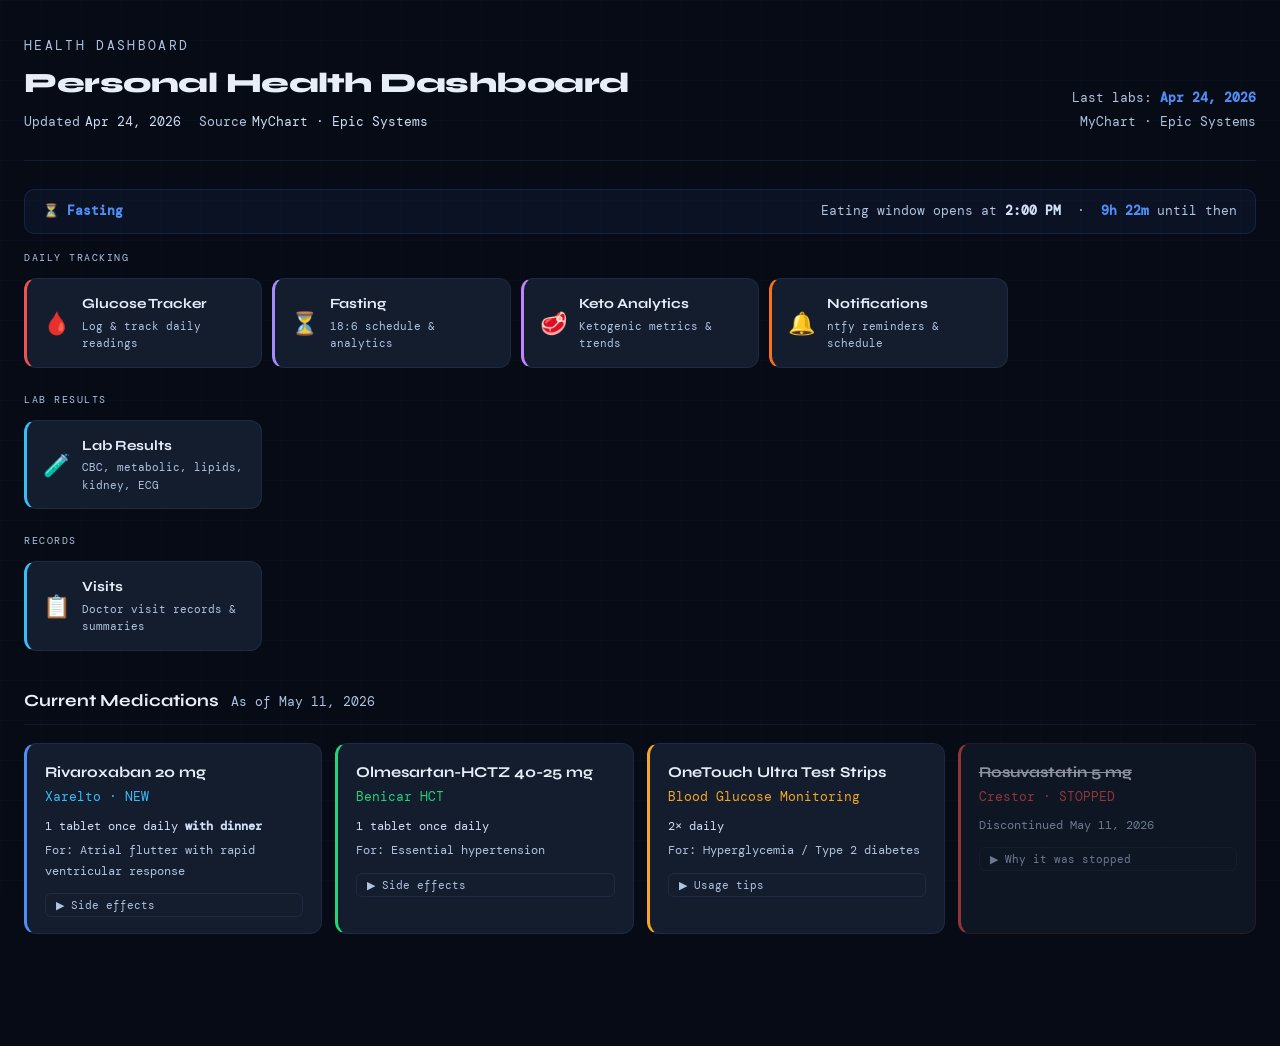
<file: index.html>
<!DOCTYPE html>
<html lang="en">
<head>
<meta charset="UTF-8">
<meta name="viewport" content="width=device-width, initial-scale=1.0">
<meta name="robots" content="noindex, nofollow">
<title>MBHealth — Personal Health Dashboard</title>
<link rel="preconnect" href="https://fonts.googleapis.com">
<link href="https://fonts.googleapis.com/css2?family=DM+Mono:wght@300;400;500&family=Syne:wght@400;600;700;800&family=Inter:wght@300;400;500&display=swap" rel="stylesheet">
<link rel="stylesheet" href="shared.css">
</head>
<body>
<div class="wrap">

<!-- HEADER -->
<header>
  <div>
    <div class="pt-label">Health Dashboard</div>
    <div class="pt-name">Personal Health Dashboard</div>
    <div class="pt-meta">
      <span><em>Updated</em>Apr 24, 2026</span>
      <span><em>Source</em>MyChart · Epic Systems</span>
    </div>
  </div>
  <div class="hdr-right">
    <div class="updated">Last labs: <strong>Apr 24, 2026</strong></div>
    <div class="updated" style="margin-top:3px">MyChart · Epic Systems</div>
  </div>
</header>

<!-- FASTING BANNER -->
<div id="fasting-banner" style="border-radius:10px;padding:11px 18px;margin-bottom:16px;display:flex;align-items:center;justify-content:space-between;flex-wrap:wrap;gap:8px;font-family:'DM Mono',monospace;font-size:13px;transition:background .5s;"></div>

<!-- NAV GRID -->
<div style="margin-bottom:36px;">

  <div style="font-family:'DM Mono',monospace;font-size:10px;letter-spacing:.15em;text-transform:uppercase;color:var(--text3);margin-bottom:12px;">Daily Tracking</div>
  <div style="display:grid;grid-template-columns:repeat(auto-fill,minmax(200px,1fr));gap:10px;margin-bottom:24px;">
    <a href="glucose.html"       class="home-nav-btn" style="border-left-color:#f05252;"><span class="home-nav-icon">🩸</span><div><div class="home-nav-title">Glucose Tracker</div><div class="home-nav-sub">Log &amp; track daily readings</div></div></a>
    <a href="fasting.html"       class="home-nav-btn" style="border-left-color:#a78bfa;"><span class="home-nav-icon">⏳</span><div><div class="home-nav-title">Fasting</div><div class="home-nav-sub">18:6 schedule &amp; analytics</div></div></a>
    <a href="keto.html"          class="home-nav-btn" style="border-left-color:#c084fc;"><span class="home-nav-icon">🥩</span><div><div class="home-nav-title">Keto Analytics</div><div class="home-nav-sub">Ketogenic metrics &amp; trends</div></div></a>
    <a href="notifications.html" class="home-nav-btn" style="border-left-color:#f97316;"><span class="home-nav-icon">🔔</span><div><div class="home-nav-title">Notifications</div><div class="home-nav-sub">ntfy reminders &amp; schedule</div></div></a>
  </div>

  <div style="font-family:'DM Mono',monospace;font-size:10px;letter-spacing:.15em;text-transform:uppercase;color:var(--text3);margin-bottom:12px;">Lab Results</div>
  <div style="display:grid;grid-template-columns:repeat(auto-fill,minmax(200px,1fr));gap:10px;margin-bottom:24px;">
    <a href="labs.html" class="home-nav-btn" style="border-left-color:#38bdf8;"><span class="home-nav-icon">🧪</span><div><div class="home-nav-title">Lab Results</div><div class="home-nav-sub">CBC, metabolic, lipids, kidney, ECG</div></div></a>
  </div>

  <div style="font-family:'DM Mono',monospace;font-size:10px;letter-spacing:.15em;text-transform:uppercase;color:var(--text3);margin-bottom:12px;">Records</div>
  <div style="display:grid;grid-template-columns:repeat(auto-fill,minmax(200px,1fr));gap:10px;">
    <a href="visits.html" class="home-nav-btn" style="border-left-color:#38bdf8;"><span class="home-nav-icon">📋</span><div><div class="home-nav-title">Visits</div><div class="home-nav-sub">Doctor visit records &amp; summaries</div></div></a>
  </div>
</div>

<!-- MEDICATIONS -->
<div class="sec-hdr"><div class="sec-title">Current Medications</div><div class="sec-sub">As of May 11, 2026</div></div>
<div style="display:grid;grid-template-columns:repeat(auto-fill,minmax(280px,1fr));gap:13px;margin-bottom:32px;">

  <!-- Rivaroxaban -->
  <div style="background:var(--surface);border:1px solid var(--border);border-left:3px solid var(--blue);border-radius:12px;padding:16px 18px;">
    <div style="font-family:'Syne',sans-serif;font-size:15px;font-weight:700;margin-bottom:3px;">Rivaroxaban 20 mg</div>
    <div style="font-family:'DM Mono',monospace;font-size:13px;color:#38bdf8;margin-bottom:8px;">Xarelto · NEW</div>
    <div style="font-family:'DM Mono',monospace;font-size:12px;color:var(--text2);line-height:1.7;">
      <div>1 tablet once daily <strong>with dinner</strong></div>
      <div style="color:var(--text3);margin-top:4px;">For: Atrial flutter with rapid ventricular response</div>
    </div>
    <button onclick="medToggle(this)" style="margin-top:12px;background:none;border:1px solid var(--border);border-radius:6px;padding:4px 10px;font-family:'DM Mono',monospace;font-size:11px;color:var(--text3);cursor:pointer;width:100%;text-align:left;">▶ Side effects</button>
    <div style="display:none;margin-top:10px;padding-top:10px;border-top:1px solid var(--border);font-family:'DM Mono',monospace;font-size:12px;line-height:1.8;">
      <div style="color:var(--red);font-weight:600;margin-bottom:6px;">⚠ Serious</div>
      <div style="color:var(--text2);">· Bleeding risk — cuts take longer to stop</div>
      <div style="color:var(--text2);">· Internal bleeding (stomach, intestinal)</div>
      <div style="color:var(--text2);">· Spinal bleeding if you have epidurals</div>
      <div style="color:var(--amber);font-weight:600;margin:8px 0 6px;">~ Common</div>
      <div style="color:var(--text2);">· Bruising more easily</div>
      <div style="color:var(--text2);">· Nausea, stomach upset</div>
      <div style="color:var(--text2);">· Muscle pain or weakness</div>
      <div style="color:var(--text3);margin-top:8px;font-size:11px;">⚕ Tell your doctor about any unusual bleeding, blood in urine/stool, or prolonged bleeding from cuts.</div>
    </div>
  </div>

  <!-- Benicar HCT -->
  <div style="background:var(--surface);border:1px solid var(--border);border-left:3px solid var(--green);border-radius:12px;padding:16px 18px;">
    <div style="font-family:'Syne',sans-serif;font-size:15px;font-weight:700;margin-bottom:3px;">Olmesartan-HCTZ 40-25 mg</div>
    <div style="font-family:'DM Mono',monospace;font-size:13px;color:var(--green);margin-bottom:8px;">Benicar HCT</div>
    <div style="font-family:'DM Mono',monospace;font-size:12px;color:var(--text2);line-height:1.7;">
      <div>1 tablet once daily</div>
      <div style="color:var(--text3);margin-top:4px;">For: Essential hypertension</div>
    </div>
    <button onclick="medToggle(this)" style="margin-top:12px;background:none;border:1px solid var(--border);border-radius:6px;padding:4px 10px;font-family:'DM Mono',monospace;font-size:11px;color:var(--text3);cursor:pointer;width:100%;text-align:left;">▶ Side effects</button>
    <div style="display:none;margin-top:10px;padding-top:10px;border-top:1px solid var(--border);font-family:'DM Mono',monospace;font-size:12px;line-height:1.8;">
      <div style="color:var(--red);font-weight:600;margin-bottom:6px;">⚠ Serious</div>
      <div style="color:var(--text2);">· Severe diarrhea / weight loss (olmesartan enteropathy — rare)</div>
      <div style="color:var(--text2);">· Kidney function decline</div>
      <div style="color:var(--text2);">· Low potassium (muscle cramps, weakness)</div>
      <div style="color:var(--amber);font-weight:600;margin:8px 0 6px;">~ Common</div>
      <div style="color:var(--text2);">· Dizziness, lightheadedness (esp. standing up)</div>
      <div style="color:var(--text2);">· Increased urination (HCTZ diuretic effect)</div>
      <div style="color:var(--text2);">· Elevated blood sugar — relevant given your diabetes</div>
      <div style="color:var(--text2);">· Sensitivity to sunlight</div>
      <div style="color:var(--text3);margin-top:8px;font-size:11px;">⚕ HCTZ can raise glucose — monitor readings closely on carnivore/fasting.</div>
    </div>
  </div>

  <!-- OneTouch -->
  <div style="background:var(--surface);border:1px solid var(--border);border-left:3px solid var(--amber);border-radius:12px;padding:16px 18px;">
    <div style="font-family:'Syne',sans-serif;font-size:15px;font-weight:700;margin-bottom:3px;">OneTouch Ultra Test Strips</div>
    <div style="font-family:'DM Mono',monospace;font-size:13px;color:var(--amber);margin-bottom:8px;">Blood Glucose Monitoring</div>
    <div style="font-family:'DM Mono',monospace;font-size:12px;color:var(--text2);line-height:1.7;">
      <div>2× daily</div>
      <div style="color:var(--text3);margin-top:4px;">For: Hyperglycemia / Type 2 diabetes</div>
    </div>
    <button onclick="medToggle(this)" style="margin-top:12px;background:none;border:1px solid var(--border);border-radius:6px;padding:4px 10px;font-family:'DM Mono',monospace;font-size:11px;color:var(--text3);cursor:pointer;width:100%;text-align:left;">▶ Usage tips</button>
    <div style="display:none;margin-top:10px;padding-top:10px;border-top:1px solid var(--border);font-family:'DM Mono',monospace;font-size:12px;line-height:1.8;">
      <div style="color:var(--green);font-weight:600;margin-bottom:6px;">✓ No side effects (device)</div>
      <div style="color:var(--text2);">· Test fasting in the morning before eating</div>
      <div style="color:var(--text2);">· Test post-meal 1–2 hrs after eating</div>
      <div style="color:var(--text2);">· Wash hands before testing — food residue skews results</div>
      <div style="color:var(--text2);">· Store strips below 86°F, away from humidity</div>
      <div style="color:var(--text3);margin-top:8px;font-size:11px;">⚕ Log readings in the Glucose Tracker to see your trends.</div>
    </div>
  </div>

  <!-- Crestor stopped -->
  <div style="background:var(--surface);border:1px solid rgba(240,82,82,0.2);border-left:3px solid var(--red);border-radius:12px;padding:16px 18px;opacity:0.6;">
    <div style="font-family:'Syne',sans-serif;font-size:15px;font-weight:700;margin-bottom:3px;text-decoration:line-through;">Rosuvastatin 5 mg</div>
    <div style="font-family:'DM Mono',monospace;font-size:13px;color:var(--red);margin-bottom:8px;">Crestor · STOPPED</div>
    <div style="font-family:'DM Mono',monospace;font-size:12px;color:var(--text3);margin-bottom:12px;">Discontinued May 11, 2026</div>
    <button onclick="medToggle(this)" style="background:none;border:1px solid var(--border);border-radius:6px;padding:4px 10px;font-family:'DM Mono',monospace;font-size:11px;color:var(--text3);cursor:pointer;width:100%;text-align:left;">▶ Why it was stopped</button>
    <div style="display:none;margin-top:10px;padding-top:10px;border-top:1px solid var(--border);font-family:'DM Mono',monospace;font-size:12px;line-height:1.8;">
      <div style="color:var(--text2);">· Stopped by PCP on May 11, 2026</div>
      <div style="color:var(--text2);">· CT coronary angiography ordered to assess actual plaque burden before deciding on statin therapy</div>
      <div style="color:var(--text2);">· Known side effects: muscle pain/weakness, liver enzyme elevation, raised blood sugar</div>
      <div style="color:var(--text3);margin-top:8px;font-size:11px;">⚕ Cardiology may revisit statin use after CTA results.</div>
    </div>
  </div>

</div>

</div><!-- /wrap -->
<script src="shared-data.js"></script>
</body>
</html>
</file>
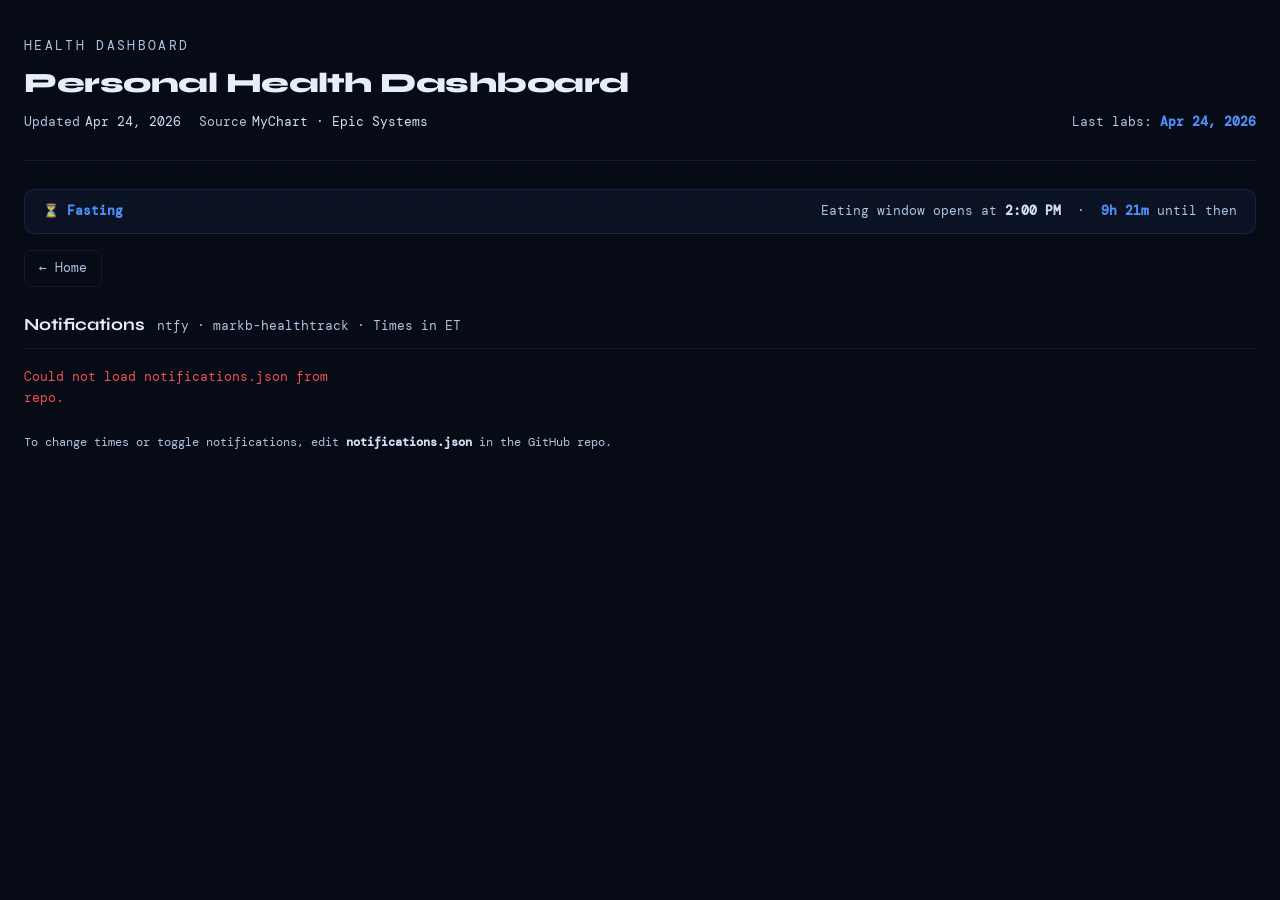
<file: notifications.html>
<!DOCTYPE html>
<html lang="en">
<head>
<meta charset="UTF-8">
<meta name="viewport" content="width=device-width, initial-scale=1.0">
<meta name="robots" content="noindex, nofollow">
<title>Notifications — MBHealth</title>
<link rel="preconnect" href="https://fonts.googleapis.com">
<link href="https://fonts.googleapis.com/css2?family=DM+Mono:wght@300;400;500&family=Syne:wght@400;600;700;800&family=Inter:wght@300;400;500&display=swap" rel="stylesheet">
<link rel="stylesheet" href="shared.css">
</head>
<body>
<div class="wrap">
<header>
  <div>
    <div class="pt-label">Health Dashboard</div>
    <div class="pt-name">Personal Health Dashboard</div>
    <div class="pt-meta">
      <span><em>Updated</em>Apr 24, 2026</span>
      <span><em>Source</em>MyChart · Epic Systems</span>
    </div>
  </div>
  <div class="hdr-right">
    <div class="updated">Last labs: <strong>Apr 24, 2026</strong></div>
  </div>
</header>

<div id="fasting-banner" style="border-radius:10px;padding:11px 18px;margin-bottom:16px;display:flex;align-items:center;justify-content:space-between;flex-wrap:wrap;gap:8px;font-family:'DM Mono',monospace;font-size:13px;transition:background .5s;"></div>

<a href="index.html" class="back-btn">← Home</a>

<div class="sec-hdr"><div class="sec-title">Notifications</div><div class="sec-sub">ntfy · markb-healthtrack · Times in ET</div></div>

<div id="notif-cards" style="display:grid;grid-template-columns:repeat(auto-fill,minmax(300px,1fr));gap:13px;max-width:980px;margin-bottom:24px;"></div>

<div style="font-family:'DM Mono',monospace;font-size:12px;color:var(--text3);">To change times or toggle notifications, edit <strong style="color:var(--text2);">notifications.json</strong> in the GitHub repo.</div>

</div>
<script src="shared-data.js"></script>
<script>
const NOTIF_RAW  = 'https://raw.githubusercontent.com/markbritton-hue/MBHealth/main/notifications.json';
const NTFY_TOPIC = 'markb-healthtrack';
let notifConfig  = null;

async function buildNotificationsPage() {
  try {
    const res = await fetch(`${NOTIF_RAW}?t=${Date.now()}`);
    notifConfig = await res.json();
  } catch(e) {
    document.getElementById('notif-cards').innerHTML = '<div style="font-family:\'DM Mono\',monospace;font-size:13px;color:var(--red);">Could not load notifications.json from repo.</div>';
    return;
  }
  const container = document.getElementById('notif-cards');
  container.innerHTML = '';
  notifConfig.notifications.forEach(n => {
    const card = document.createElement('div');
    card.style.cssText = 'background:var(--surface);border:1px solid var(--border);border-radius:12px;padding:16px 18px;';
    card.innerHTML = `
      <div style="display:flex;justify-content:space-between;align-items:flex-start;margin-bottom:12px;">
        <div style="font-family:'Syne',sans-serif;font-size:14px;font-weight:700;">${n.label}</div>
        <span style="font-family:'DM Mono',monospace;font-size:11px;padding:3px 8px;border-radius:4px;background:${n.enabled ? 'rgba(34,212,122,0.1)' : 'rgba(99,140,210,0.08)'};color:${n.enabled ? 'var(--green)' : 'var(--text3)'};">${n.enabled ? 'ON' : 'OFF'}</span>
      </div>
      <div style="font-family:'DM Mono',monospace;font-size:12px;color:var(--text3);margin-bottom:10px;line-height:1.6;">${n.message}</div>
      <div style="display:flex;gap:10px;align-items:center;flex-wrap:wrap;">
        <div>
          <div style="font-family:'DM Mono',monospace;font-size:10px;letter-spacing:.1em;text-transform:uppercase;color:var(--text3);margin-bottom:4px;">Time (ET)</div>
          <input type="time" value="${n.time}" readonly style="background:var(--bg2);border:1px solid var(--border);border-radius:6px;padding:6px 10px;font-family:'DM Mono',monospace;font-size:13px;color:var(--text);outline:none;cursor:default;">
        </div>
        <button id="notif-btn-${n.id}" onclick="notifTest('${n.id}')" style="margin-top:16px;background:var(--surface2);border:1px solid var(--border2);border-radius:6px;padding:6px 14px;font-family:'DM Mono',monospace;font-size:12px;color:var(--text3);cursor:pointer;">Test ▶</button>
        <span id="notif-sent-${n.id}" style="display:none;margin-top:16px;font-family:'DM Mono',monospace;font-size:12px;color:var(--green);">✓ Sent</span>
      </div>`;
    container.appendChild(card);
  });
}

async function notifTest(id) {
  const n = notifConfig.notifications.find(x => x.id === id);
  if (!n) return;
  const btn  = document.getElementById(`notif-btn-${id}`);
  const sent = document.getElementById(`notif-sent-${id}`);
  btn.disabled = true;
  btn.textContent = '…';
  const url = `https://ntfy.sh/${NTFY_TOPIC}?title=${encodeURIComponent(n.label)}&message=${encodeURIComponent(n.message)}`;
  try {
    await fetch(url, { method: 'POST' });
    sent.style.display = 'inline';
    setTimeout(() => { sent.style.display = 'none'; }, 3000);
  } catch(e) {
    console.warn('ntfy test failed', e);
  } finally {
    btn.disabled = false;
    btn.textContent = 'Test ▶';
  }
}

buildNotificationsPage();
</script>
</body>
</html>
</file>
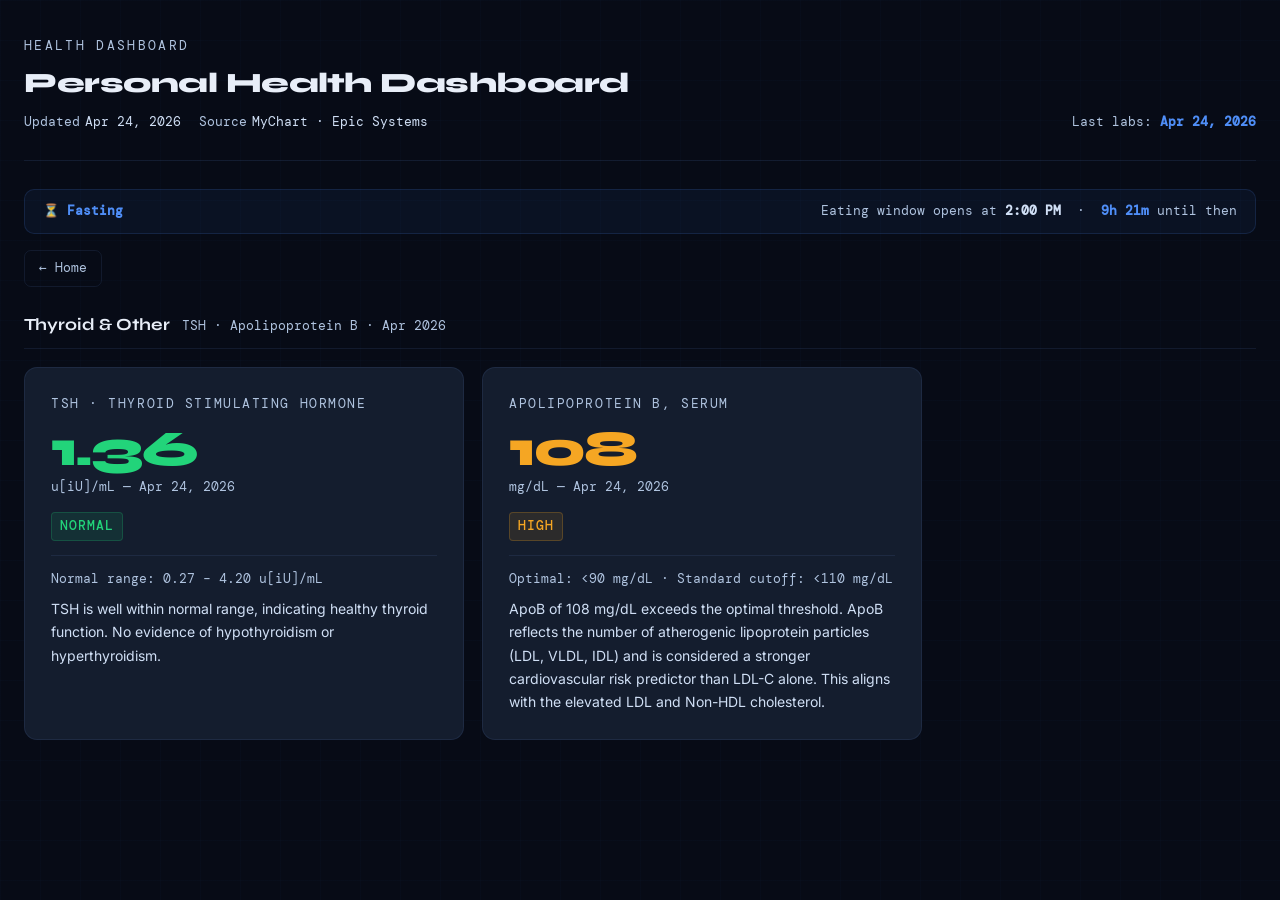
<file: thyroid.html>
<!DOCTYPE html>
<html lang="en">
<head>
<meta charset="UTF-8">
<meta name="viewport" content="width=device-width, initial-scale=1.0">
<meta name="robots" content="noindex, nofollow">
<title>Thyroid — MBHealth</title>
<link rel="preconnect" href="https://fonts.googleapis.com">
<link href="https://fonts.googleapis.com/css2?family=DM+Mono:wght@300;400;500&family=Syne:wght@400;600;700;800&family=Inter:wght@300;400;500&display=swap" rel="stylesheet">
<link rel="stylesheet" href="shared.css">
</head>
<body>
<div class="wrap">
<header>
  <div>
    <div class="pt-label">Health Dashboard</div>
    <div class="pt-name">Personal Health Dashboard</div>
    <div class="pt-meta">
      <span><em>Updated</em>Apr 24, 2026</span>
      <span><em>Source</em>MyChart · Epic Systems</span>
    </div>
  </div>
  <div class="hdr-right">
    <div class="updated">Last labs: <strong>Apr 24, 2026</strong></div>
  </div>
</header>

<div id="fasting-banner" style="border-radius:10px;padding:11px 18px;margin-bottom:16px;display:flex;align-items:center;justify-content:space-between;flex-wrap:wrap;gap:8px;font-family:'DM Mono',monospace;font-size:13px;transition:background .5s;"></div>

<a href="index.html" class="back-btn">← Home</a>

<div class="sec-hdr"><div class="sec-title">Thyroid &amp; Other</div><div class="sec-sub">TSH · Apolipoprotein B · Apr 2026</div></div>
<div class="singles">
  <div class="sresult">
    <div class="sr-lbl">TSH · Thyroid Stimulating Hormone</div>
    <div class="sr-val" style="color:var(--green)">1.36</div>
    <div class="sr-unit">u[iU]/mL — Apr 24, 2026</div>
    <span class="badge n" style="margin-bottom:14px;display:inline-block">Normal</span>
    <div class="sr-range">Normal range: 0.27 – 4.20 u[iU]/mL</div>
    <div class="sr-desc">TSH is well within normal range, indicating healthy thyroid function. No evidence of hypothyroidism or hyperthyroidism.</div>
  </div>
  <div class="sresult">
    <div class="sr-lbl">Apolipoprotein B, Serum</div>
    <div class="sr-val" style="color:var(--amber)">108</div>
    <div class="sr-unit">mg/dL — Apr 24, 2026</div>
    <span class="badge w" style="margin-bottom:14px;display:inline-block">High</span>
    <div class="sr-range">Optimal: &lt;90 mg/dL · Standard cutoff: &lt;110 mg/dL</div>
    <div class="sr-desc">ApoB of 108 mg/dL exceeds the optimal threshold. ApoB reflects the number of atherogenic lipoprotein particles (LDL, VLDL, IDL) and is considered a stronger cardiovascular risk predictor than LDL-C alone. This aligns with the elevated LDL and Non-HDL cholesterol.</div>
  </div>
</div>

</div>
<script src="shared-data.js"></script>
</body>
</html>
</file>
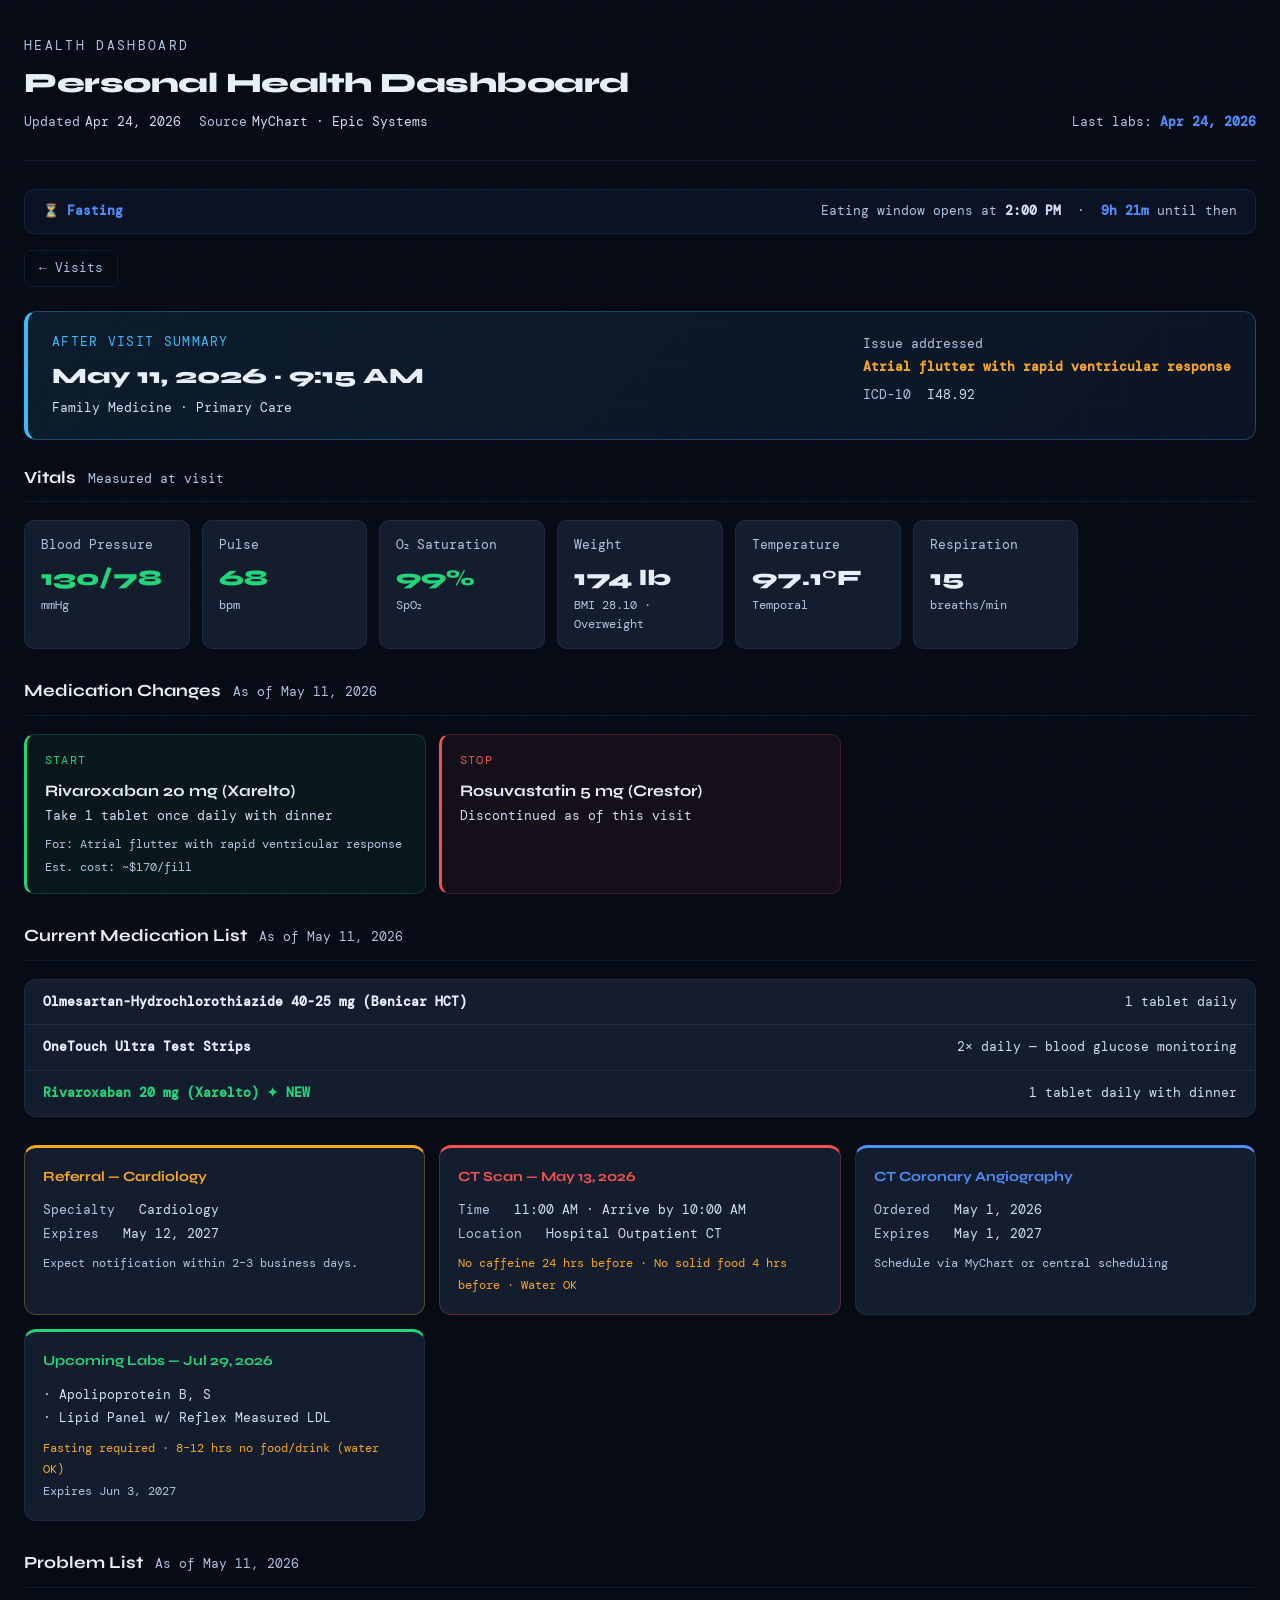
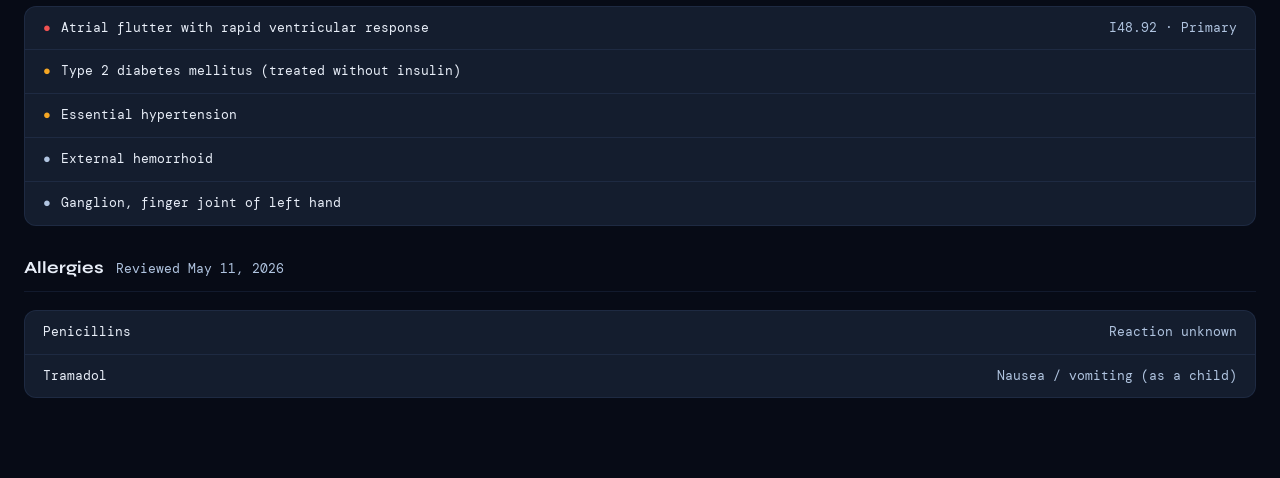
<file: visit.html>
<!DOCTYPE html>
<html lang="en">
<head>
<meta charset="UTF-8">
<meta name="viewport" content="width=device-width, initial-scale=1.0">
<meta name="robots" content="noindex, nofollow">
<title>May 11 Visit — MBHealth</title>
<link rel="preconnect" href="https://fonts.googleapis.com">
<link href="https://fonts.googleapis.com/css2?family=DM+Mono:wght@300;400;500&family=Syne:wght@400;600;700;800&family=Inter:wght@300;400;500&display=swap" rel="stylesheet">
<link rel="stylesheet" href="shared.css">
</head>
<body>
<div class="wrap">
<header>
  <div>
    <div class="pt-label">Health Dashboard</div>
    <div class="pt-name">Personal Health Dashboard</div>
    <div class="pt-meta">
      <span><em>Updated</em>Apr 24, 2026</span>
      <span><em>Source</em>MyChart · Epic Systems</span>
    </div>
  </div>
  <div class="hdr-right">
    <div class="updated">Last labs: <strong>Apr 24, 2026</strong></div>
  </div>
</header>

<div id="fasting-banner" style="border-radius:10px;padding:11px 18px;margin-bottom:16px;display:flex;align-items:center;justify-content:space-between;flex-wrap:wrap;gap:8px;font-family:'DM Mono',monospace;font-size:13px;transition:background .5s;"></div>

<a href="visits.html" class="back-btn">← Visits</a>

  <!-- Banner -->
  <div style="background:linear-gradient(135deg,rgba(56,189,248,0.1),rgba(79,142,247,0.07));border:1px solid rgba(56,189,248,0.3);border-left:4px solid #38bdf8;border-radius:12px;padding:20px 24px;margin-bottom:24px;display:flex;gap:20px;align-items:flex-start;flex-wrap:wrap;">
    <div style="flex:1;min-width:220px;">
      <div style="font-family:'DM Mono',monospace;font-size:13px;color:#38bdf8;letter-spacing:.1em;text-transform:uppercase;margin-bottom:6px;">After Visit Summary</div>
      <div style="font-family:'Syne',sans-serif;font-size:22px;font-weight:800;margin-bottom:4px;">May 11, 2026 · 9:15 AM</div>
      <div style="font-family:'DM Mono',monospace;font-size:13px;color:var(--text2);">Family Medicine · Primary Care</div>
    </div>
    <div style="font-family:'DM Mono',monospace;font-size:13px;color:var(--text2);line-height:1.8;">
      <div><span style="color:var(--text3);">Issue addressed</span></div>
      <div style="color:var(--amber);font-weight:600;">Atrial flutter with rapid ventricular response</div>
      <div style="margin-top:4px;"><span style="color:var(--text3);">ICD-10</span> &nbsp;I48.92</div>
    </div>
  </div>

  <!-- Vitals -->
  <div class="sec-hdr"><div class="sec-title">Vitals</div><div class="sec-sub">Measured at visit</div></div>
  <div style="display:grid;grid-template-columns:repeat(auto-fill,minmax(150px,1fr));gap:12px;margin-bottom:28px;">
    <div style="background:var(--surface);border:1px solid var(--border);border-radius:10px;padding:14px 16px;">
      <div style="font-family:'DM Mono',monospace;font-size:13px;color:var(--text3);margin-bottom:5px;">Blood Pressure</div>
      <div style="font-family:'Syne',sans-serif;font-size:22px;font-weight:800;color:var(--green);">130/78</div>
      <div style="font-family:'DM Mono',monospace;font-size:12px;color:var(--text3);">mmHg</div>
    </div>
    <div style="background:var(--surface);border:1px solid var(--border);border-radius:10px;padding:14px 16px;">
      <div style="font-family:'DM Mono',monospace;font-size:13px;color:var(--text3);margin-bottom:5px;">Pulse</div>
      <div style="font-family:'Syne',sans-serif;font-size:22px;font-weight:800;color:var(--green);">68</div>
      <div style="font-family:'DM Mono',monospace;font-size:12px;color:var(--text3);">bpm</div>
    </div>
    <div style="background:var(--surface);border:1px solid var(--border);border-radius:10px;padding:14px 16px;">
      <div style="font-family:'DM Mono',monospace;font-size:13px;color:var(--text3);margin-bottom:5px;">O₂ Saturation</div>
      <div style="font-family:'Syne',sans-serif;font-size:22px;font-weight:800;color:var(--green);">99%</div>
      <div style="font-family:'DM Mono',monospace;font-size:12px;color:var(--text3);">SpO₂</div>
    </div>
    <div style="background:var(--surface);border:1px solid var(--border);border-radius:10px;padding:14px 16px;">
      <div style="font-family:'DM Mono',monospace;font-size:13px;color:var(--text3);margin-bottom:5px;">Weight</div>
      <div style="font-family:'Syne',sans-serif;font-size:22px;font-weight:800;">174 lb</div>
      <div style="font-family:'DM Mono',monospace;font-size:12px;color:var(--text3);">BMI 28.10 · Overweight</div>
    </div>
    <div style="background:var(--surface);border:1px solid var(--border);border-radius:10px;padding:14px 16px;">
      <div style="font-family:'DM Mono',monospace;font-size:13px;color:var(--text3);margin-bottom:5px;">Temperature</div>
      <div style="font-family:'Syne',sans-serif;font-size:22px;font-weight:800;">97.1°F</div>
      <div style="font-family:'DM Mono',monospace;font-size:12px;color:var(--text3);">Temporal</div>
    </div>
    <div style="background:var(--surface);border:1px solid var(--border);border-radius:10px;padding:14px 16px;">
      <div style="font-family:'DM Mono',monospace;font-size:13px;color:var(--text3);margin-bottom:5px;">Respiration</div>
      <div style="font-family:'Syne',sans-serif;font-size:22px;font-weight:800;">15</div>
      <div style="font-family:'DM Mono',monospace;font-size:12px;color:var(--text3);">breaths/min</div>
    </div>
  </div>

  <!-- Medication changes -->
  <div class="sec-hdr"><div class="sec-title">Medication Changes</div><div class="sec-sub">As of May 11, 2026</div></div>
  <div style="display:grid;grid-template-columns:repeat(auto-fill,minmax(320px,1fr));gap:13px;margin-bottom:28px;">
    <div style="background:rgba(34,212,122,0.06);border:1px solid rgba(34,212,122,0.2);border-left:3px solid var(--green);border-radius:10px;padding:16px 18px;">
      <div style="font-family:'DM Mono',monospace;font-size:12px;color:var(--green);letter-spacing:.1em;text-transform:uppercase;margin-bottom:8px;">START</div>
      <div style="font-family:'Syne',sans-serif;font-size:16px;font-weight:700;margin-bottom:3px;">Rivaroxaban 20 mg (Xarelto)</div>
      <div style="font-family:'DM Mono',monospace;font-size:13px;color:var(--text2);margin-bottom:8px;">Take 1 tablet once daily with dinner</div>
      <div style="font-family:'DM Mono',monospace;font-size:12px;color:var(--text3);">For: Atrial flutter with rapid ventricular response</div>
      <div style="font-family:'DM Mono',monospace;font-size:12px;color:var(--text3);margin-top:4px;">Est. cost: ~$170/fill</div>
    </div>
    <div style="background:rgba(240,82,82,0.06);border:1px solid rgba(240,82,82,0.2);border-left:3px solid var(--red);border-radius:10px;padding:16px 18px;">
      <div style="font-family:'DM Mono',monospace;font-size:12px;color:var(--red);letter-spacing:.1em;text-transform:uppercase;margin-bottom:8px;">STOP</div>
      <div style="font-family:'Syne',sans-serif;font-size:16px;font-weight:700;margin-bottom:3px;">Rosuvastatin 5 mg (Crestor)</div>
      <div style="font-family:'DM Mono',monospace;font-size:13px;color:var(--text2);">Discontinued as of this visit</div>
    </div>
  </div>

  <!-- Current medications -->
  <div class="sec-hdr"><div class="sec-title">Current Medication List</div><div class="sec-sub">As of May 11, 2026</div></div>
  <div style="background:var(--surface);border:1px solid var(--border);border-radius:12px;overflow:hidden;margin-bottom:28px;">
    <div style="display:flex;justify-content:space-between;align-items:center;padding:12px 18px;border-bottom:1px solid var(--border);font-family:'DM Mono',monospace;font-size:13px;">
      <span style="font-weight:700;color:var(--text);">Olmesartan-Hydrochlorothiazide 40-25 mg (Benicar HCT)</span>
      <span style="color:var(--text2);">1 tablet daily</span>
    </div>
    <div style="display:flex;justify-content:space-between;align-items:center;padding:12px 18px;border-bottom:1px solid var(--border);font-family:'DM Mono',monospace;font-size:13px;">
      <span style="font-weight:700;color:var(--text);">OneTouch Ultra Test Strips</span>
      <span style="color:var(--text2);">2× daily — blood glucose monitoring</span>
    </div>
    <div style="display:flex;justify-content:space-between;align-items:center;padding:12px 18px;font-family:'DM Mono',monospace;font-size:13px;">
      <span style="font-weight:700;color:var(--green);">Rivaroxaban 20 mg (Xarelto) ✦ NEW</span>
      <span style="color:var(--text2);">1 tablet daily with dinner</span>
    </div>
  </div>

  <!-- Referral + Next steps -->
  <div style="display:grid;grid-template-columns:repeat(auto-fill,minmax(300px,1fr));gap:14px;margin-bottom:28px;">
    <div style="background:var(--surface);border:1px solid rgba(245,166,35,0.3);border-top:3px solid var(--amber);border-radius:12px;padding:18px;">
      <div style="font-family:'Syne',sans-serif;font-size:14px;font-weight:700;color:var(--amber);margin-bottom:10px;">Referral — Cardiology</div>
      <div style="font-family:'DM Mono',monospace;font-size:13px;color:var(--text2);line-height:1.8;">
        <div><span style="color:var(--text3);">Specialty</span> &nbsp; Cardiology</div>
        <div><span style="color:var(--text3);">Expires</span> &nbsp; May 12, 2027</div>
        <div style="margin-top:8px;font-size:12px;color:var(--text3);">Expect notification within 2–3 business days.</div>
      </div>
    </div>
    <div style="background:var(--surface);border:1px solid rgba(240,82,82,0.3);border-top:3px solid var(--red);border-radius:12px;padding:18px;">
      <div style="font-family:'Syne',sans-serif;font-size:14px;font-weight:700;color:var(--red);margin-bottom:10px;">CT Scan — May 13, 2026</div>
      <div style="font-family:'DM Mono',monospace;font-size:13px;color:var(--text2);line-height:1.8;">
        <div><span style="color:var(--text3);">Time</span> &nbsp; 11:00 AM · Arrive by 10:00 AM</div>
        <div><span style="color:var(--text3);">Location</span> &nbsp; Hospital Outpatient CT</div>
        <div style="margin-top:8px;color:var(--amber);font-size:12px;">No caffeine 24 hrs before · No solid food 4 hrs before · Water OK</div>
      </div>
    </div>
    <div style="background:var(--surface);border:1px solid var(--border);border-top:3px solid var(--blue);border-radius:12px;padding:18px;">
      <div style="font-family:'Syne',sans-serif;font-size:14px;font-weight:700;color:var(--blue);margin-bottom:10px;">CT Coronary Angiography</div>
      <div style="font-family:'DM Mono',monospace;font-size:13px;color:var(--text2);line-height:1.8;">
        <div><span style="color:var(--text3);">Ordered</span> &nbsp; May 1, 2026</div>
        <div><span style="color:var(--text3);">Expires</span> &nbsp; May 1, 2027</div>
        <div style="margin-top:8px;font-size:12px;color:var(--text3);">Schedule via MyChart or central scheduling</div>
      </div>
    </div>
    <div style="background:var(--surface);border:1px solid var(--border);border-top:3px solid var(--green);border-radius:12px;padding:18px;">
      <div style="font-family:'Syne',sans-serif;font-size:14px;font-weight:700;color:var(--green);margin-bottom:10px;">Upcoming Labs — Jul 29, 2026</div>
      <div style="font-family:'DM Mono',monospace;font-size:13px;color:var(--text2);line-height:1.8;">
        <div>· Apolipoprotein B, S</div>
        <div>· Lipid Panel w/ Reflex Measured LDL</div>
        <div style="margin-top:8px;color:var(--amber);font-size:12px;">Fasting required · 8–12 hrs no food/drink (water OK)</div>
        <div style="font-size:12px;color:var(--text3);">Expires Jun 3, 2027</div>
      </div>
    </div>
  </div>

  <!-- Problem list -->
  <div class="sec-hdr"><div class="sec-title">Problem List</div><div class="sec-sub">As of May 11, 2026</div></div>
  <div style="background:var(--surface);border:1px solid var(--border);border-radius:12px;overflow:hidden;margin-bottom:28px;">
    <div style="display:flex;align-items:center;gap:10px;padding:11px 18px;border-bottom:1px solid var(--border);font-family:'DM Mono',monospace;font-size:13px;"><span style="color:var(--red);">●</span><span style="color:var(--text);">Atrial flutter with rapid ventricular response</span><span style="margin-left:auto;color:var(--text3);">I48.92 · Primary</span></div>
    <div style="display:flex;align-items:center;gap:10px;padding:11px 18px;border-bottom:1px solid var(--border);font-family:'DM Mono',monospace;font-size:13px;"><span style="color:var(--amber);">●</span><span style="color:var(--text);">Type 2 diabetes mellitus (treated without insulin)</span></div>
    <div style="display:flex;align-items:center;gap:10px;padding:11px 18px;border-bottom:1px solid var(--border);font-family:'DM Mono',monospace;font-size:13px;"><span style="color:var(--amber);">●</span><span style="color:var(--text);">Essential hypertension</span></div>
    <div style="display:flex;align-items:center;gap:10px;padding:11px 18px;border-bottom:1px solid var(--border);font-family:'DM Mono',monospace;font-size:13px;"><span style="color:var(--text3);">●</span><span style="color:var(--text);">External hemorrhoid</span></div>
    <div style="display:flex;align-items:center;gap:10px;padding:11px 18px;font-family:'DM Mono',monospace;font-size:13px;"><span style="color:var(--text3);">●</span><span style="color:var(--text);">Ganglion, finger joint of left hand</span></div>
  </div>

  <!-- Allergies -->
  <div class="sec-hdr"><div class="sec-title">Allergies</div><div class="sec-sub">Reviewed May 11, 2026</div></div>
  <div style="background:var(--surface);border:1px solid var(--border);border-radius:12px;overflow:hidden;">
    <div style="display:flex;align-items:center;justify-content:space-between;padding:11px 18px;border-bottom:1px solid var(--border);font-family:'DM Mono',monospace;font-size:13px;"><span style="color:var(--text);">Penicillins</span><span style="color:var(--text3);">Reaction unknown</span></div>
    <div style="display:flex;align-items:center;justify-content:space-between;padding:11px 18px;font-family:'DM Mono',monospace;font-size:13px;"><span style="color:var(--text);">Tramadol</span><span style="color:var(--text3);">Nausea / vomiting (as a child)</span></div>
  </div>

</div>
<script src="shared-data.js"></script>
</body>
</html>
</file>
<file: shared.css>
:root {
  --bg:      #070b16;
  --bg2:     #0d1424;
  --bg3:     #111928;
  --surface:  #141d2e;
  --surface2: #1a2540;
  --border:   rgba(99,140,210,0.12);
  --border2:  rgba(99,140,210,0.22);
  --text:  #e8eef8;
  --text2: #d0dff5;
  --text3: #b0c4e0;
  --green: #22d47a;
  --amber: #f5a623;
  --red:   #f05252;
  --blue:  #4f8ef7;
}
* { box-sizing: border-box; margin: 0; padding: 0; }
body {
  background: var(--bg);
  color: var(--text);
  font-family: 'Inter', sans-serif;
  font-size: 14px;
  line-height: 1.6;
  min-height: 100vh;
}
body::before {
  content: '';
  position: fixed;
  inset: 0;
  background-image:
    linear-gradient(rgba(79,142,247,0.022) 1px, transparent 1px),
    linear-gradient(90deg, rgba(79,142,247,0.022) 1px, transparent 1px);
  background-size: 40px 40px;
  pointer-events: none;
  z-index: 0;
}
.wrap { position: relative; z-index: 1; max-width: 1400px; margin: 0 auto; padding: 0 24px 80px; }

/* HEADER */
header {
  display: flex; align-items: flex-end; justify-content: space-between;
  padding: 36px 0 28px; border-bottom: 1px solid var(--border);
  margin-bottom: 28px; flex-wrap: wrap; gap: 16px;
}
.pt-label { font-family:'DM Mono',monospace; font-size:13px; letter-spacing:.18em; color:var(--text3); text-transform:uppercase; margin-bottom:4px; }
.pt-name  { font-family:'Syne',sans-serif; font-size:28px; font-weight:800; letter-spacing:-0.5px; }
.pt-meta  { display:flex; gap:18px; margin-top:6px; flex-wrap:wrap; }
.pt-meta span { font-family:'DM Mono',monospace; font-size:13px; color:var(--text2); }
.pt-meta span em { color:var(--text3); font-style:normal; margin-right:5px; }
.hdr-right { text-align:right; }
.hdr-right .updated { font-family:'DM Mono',monospace; font-size:13px; color:var(--text3); }
.hdr-right .updated strong { color:var(--blue); }

/* BACK BUTTON */
.back-btn {
  display: inline-flex; align-items: center; gap: 7px;
  font-family: 'DM Mono', monospace; font-size: 13px; color: var(--text3);
  text-decoration: none; padding: 7px 14px; border: 1px solid var(--border);
  border-radius: 7px; margin-bottom: 24px;
  transition: color .15s, border-color .15s;
}
.back-btn:hover { color: var(--text); border-color: var(--border2); }

/* ALERTS */
.alerts {
  background:rgba(240,82,82,0.05); border:1px solid rgba(240,82,82,0.18);
  border-radius:10px; padding:14px 18px; margin-bottom:24px;
  display:flex; gap:12px; align-items:flex-start;
}
.alerts-icon { font-size:15px; margin-top:1px; flex-shrink:0; }
.alerts-title { font-family:'Syne',sans-serif; font-size:13px; font-weight:700; letter-spacing:.1em; text-transform:uppercase; color:var(--red); margin-bottom:8px; }
.chips { display:flex; flex-wrap:wrap; gap:7px; }
.chip {
  background:rgba(240,82,82,0.09); border:1px solid rgba(240,82,82,0.22);
  border-radius:4px; padding:3px 9px;
  font-family:'DM Mono',monospace; font-size:13px; color:#f8a0a0;
  display:flex; align-items:center; gap:5px;
}
.chip .dot { width:5px; height:5px; border-radius:50%; background:var(--red); flex-shrink:0; }

/* HOME NAV BUTTONS */
.home-nav-btn {
  display:flex; align-items:center; gap:12px;
  background:var(--surface); border:1px solid var(--border);
  border-left:3px solid var(--blue); border-radius:12px;
  padding:14px 16px; cursor:pointer; text-align:left;
  transition:background .15s, border-color .15s; width:100%;
  text-decoration: none; color: var(--text);
}
.home-nav-btn:hover { background:var(--surface2); border-color:var(--border2); }
.home-nav-icon { font-size:22px; flex-shrink:0; line-height:1; }
.home-nav-title { font-family:'Syne',sans-serif; font-size:14px; font-weight:700; color:var(--text); margin-bottom:2px; }
.home-nav-sub   { font-family:'DM Mono',monospace; font-size:11px; color:var(--text3); }

/* SECTION HEADER */
.sec-hdr { display:flex; align-items:baseline; gap:12px; margin-bottom:18px; padding-bottom:10px; border-bottom:1px solid var(--border); margin-top:0; }
.sec-hdr + .sec-hdr { margin-top:36px; }
.sec-title { font-family:'Syne',sans-serif; font-size:17px; font-weight:700; }
.sec-sub   { font-family:'DM Mono',monospace; font-size:13px; color:var(--text3); }

/* OVERVIEW GRID */
.overview-grid { display:grid; grid-template-columns:repeat(auto-fill,minmax(210px,1fr)); gap:13px; margin-bottom:32px; }
.hcard {
  background:var(--surface); border:1px solid var(--border);
  border-radius:12px; padding:17px; position:relative; overflow:hidden;
  transition:border-color .2s, transform .2s;
}
.hcard:hover { border-color:var(--border2); transform:translateY(-2px); }
.hcard::before { content:''; position:absolute; top:0; left:0; right:0; height:2px; border-radius:12px 12px 0 0; }
.hcard.sn::before { background:var(--green); }
.hcard.sh::before { background:var(--red); }
.hcard.sw::before { background:var(--amber); }
.hcard-lbl  { font-family:'Syne',sans-serif; font-size:15px; font-weight:700; color:#fff; margin-bottom:7px; }
.hcard-val  { font-family:'Syne',sans-serif; font-size:26px; font-weight:800; line-height:1; margin-bottom:3px; letter-spacing:-0.5px; }
.hcard-unit { font-family:'DM Mono',monospace; font-size:13px; color:var(--text3); margin-bottom:9px; }
.hcard-foot { display:flex; align-items:center; justify-content:space-between; }
.hcard-range{ font-family:'DM Mono',monospace; font-size:14px; color:var(--text3); text-align:right; }
.badge { font-family:'DM Mono',monospace; font-size:13px; font-weight:500; letter-spacing:.08em; text-transform:uppercase; padding:3px 8px; border-radius:4px; }
.badge.n { background:rgba(34,212,122,.1);  color:var(--green); border:1px solid rgba(34,212,122,.2); }
.badge.h { background:rgba(240,82,82,.1);   color:var(--red);   border:1px solid rgba(240,82,82,.2); }
.badge.w { background:rgba(245,166,35,.11); color:var(--amber); border:1px solid rgba(245,166,35,.22); }

/* CONCERNS */
.concerns { display:grid; grid-template-columns:repeat(auto-fill,minmax(270px,1fr)); gap:13px; margin-bottom:30px; }
.ccard {
  background:var(--surface); border-radius:12px; padding:17px;
  border:1px solid rgba(240,82,82,.15); border-left:3px solid var(--red);
}
.ccard.a { border-color:rgba(245,166,35,.15); border-left-color:var(--amber); }
.ccard-title { font-family:'Syne',sans-serif; font-size:13px; font-weight:700; margin-bottom:6px; display:flex; align-items:center; gap:7px; }
.ccard-desc  { font-size:14px; color:var(--text2); line-height:1.65; }
.ccard-val   { margin-top:9px; font-family:'DM Mono',monospace; font-size:13px; color:var(--red); }
.ccard.a .ccard-val { color:var(--amber); }

/* CHART CARDS */
.charts-grid { display:grid; grid-template-columns:repeat(auto-fill,minmax(500px,1fr)); gap:18px; }
.cchart {
  background:var(--surface); border:1px solid var(--border);
  border-radius:13px; overflow:hidden;
}
.cc-head {
  display:flex; align-items:flex-start; justify-content:space-between;
  padding:16px 18px 12px; border-bottom:1px solid var(--border);
}
.cc-title { font-family:'Syne',sans-serif; font-size:14px; font-weight:700; }
.cc-sub   { font-family:'DM Mono',monospace; font-size:14px; color:var(--text3); margin-top:2px; }
.cc-latest { text-align:right; }
.cc-val  { font-family:'Syne',sans-serif; font-size:20px; font-weight:800; line-height:1; }
.cc-date { font-family:'DM Mono',monospace; font-size:14px; color:var(--text3); margin-top:3px; }
.cc-body { padding:14px 18px; }
.cc-wrap { position:relative; height:175px; }
.cc-foot {
  padding:10px 18px; border-top:1px solid var(--border);
  background:var(--bg2); display:flex; align-items:center; justify-content:space-between;
}
.cc-range { font-family:'DM Mono',monospace; font-size:13px; color:var(--text3); }
.cc-trend { font-family:'DM Mono',monospace; font-size:13px; }

/* SINGLE RESULT */
.singles { display:flex; gap:18px; flex-wrap:wrap; }
.sresult { background:var(--surface); border:1px solid var(--border); border-radius:13px; padding:26px; max-width:440px; }
.sr-lbl  { font-family:'DM Mono',monospace; font-size:13px; letter-spacing:.12em; text-transform:uppercase; color:var(--text3); margin-bottom:9px; }
.sr-val  { font-family:'Syne',sans-serif; font-size:50px; font-weight:800; line-height:1; letter-spacing:-2px; margin-bottom:3px; }
.sr-unit { font-family:'DM Mono',monospace; font-size:13px; color:var(--text3); margin-bottom:14px; }
.sr-range{ font-family:'DM Mono',monospace; font-size:13px; color:var(--text3); padding-top:13px; border-top:1px solid var(--border); }
.sr-desc { font-size:14px; color:var(--text2); line-height:1.65; margin-top:8px; }

/* KETO ANALYTICS */
.keto-intro {
  background: linear-gradient(135deg, rgba(192,132,252,0.07), rgba(79,142,247,0.07));
  border: 1px solid rgba(192,132,252,0.2);
  border-radius: 12px; padding: 20px 22px; margin-bottom: 28px;
}
.keto-intro-title { font-family:'Syne',sans-serif; font-size:16px; font-weight:700; color:#c084fc; margin-bottom:6px; }
.keto-intro-sub   { font-size:13px; color:var(--text2); line-height:1.65; }
.keto-intro-sub strong { color:var(--text); }

.ir-score-block { display:flex; gap:24px; flex-wrap:wrap; margin-bottom:8px; }
.ir-gauge-wrap  { display:flex; flex-direction:column; align-items:center; gap:8px; flex-shrink:0; }
.ir-gauge-label { text-align:center; }
.ir-gauge-level { font-family:'Syne',sans-serif; font-size:18px; font-weight:800; }
.ir-gauge-sub   { font-family:'DM Mono',monospace; font-size:13px; color:var(--text3); }
.ir-signals     { display:flex; flex-direction:column; gap:9px; flex:1; min-width:280px; }
.ir-signal      { display:flex; gap:10px; align-items:flex-start; padding:10px 13px; border-radius:8px; font-size:14px; line-height:1.55; }
.ir-signal.bad     { background:rgba(240,82,82,0.07);  border:1px solid rgba(240,82,82,0.15);  color:var(--text2); }
.ir-signal.warn    { background:rgba(245,166,35,0.07); border:1px solid rgba(245,166,35,0.15); color:var(--text2); }
.ir-signal.good    { background:rgba(34,212,122,0.07); border:1px solid rgba(34,212,122,0.15); color:var(--text2); }
.ir-signal.missing { background:rgba(192,132,252,0.07);border:1px solid rgba(192,132,252,0.18);color:var(--text2); }
.ir-sig-icon    { font-size:14px; flex-shrink:0; margin-top:1px; font-weight:700; }
.ir-signal.bad  .ir-sig-icon { color:var(--red); }
.ir-signal.warn .ir-sig-icon { color:var(--amber); }
.ir-signal.good .ir-sig-icon { color:var(--green); }
.ir-signal.missing .ir-sig-icon { color:#c084fc; }

.ratio-heroes { display:grid; grid-template-columns:repeat(auto-fill,minmax(260px,1fr)); gap:16px; }
.ratio-hero   { background:var(--surface); border:1px solid var(--border); border-radius:13px; padding:20px; }
.ratio-hero.missing-ratio { border-color:rgba(192,132,252,0.2); }
.ratio-hero-name { font-family:'DM Mono',monospace; font-size:13px; letter-spacing:.12em; text-transform:uppercase; color:var(--text3); margin-bottom:8px; }
.ratio-hero-val  { font-family:'Syne',sans-serif; font-size:38px; font-weight:800; line-height:1; letter-spacing:-1px; margin-bottom:4px; }
.ratio-hero-context { font-family:'DM Mono',monospace; font-size:13px; color:var(--text3); margin-bottom:14px; }
.ratio-hero-scale { margin-bottom:12px; }
.rhs-bar     { position:relative; height:8px; background:rgba(99,140,210,0.1); border-radius:4px; }
.rhs-fill    { height:100%; border-radius:4px; transition:width .5s ease; }
.rhs-marker  { position:absolute; top:12px; font-family:'DM Mono',monospace; font-size:14px; transform:translateX(-50%); }
.rhs-marker.optimal { color:var(--green); }
.rhs-marker.danger  { color:var(--red); }
.ratio-hero-targets { display:flex; flex-wrap:wrap; gap:5px; margin-bottom:10px; }
.rt { font-family:'DM Mono',monospace; font-size:14px; padding:2px 7px; border-radius:3px; }
.rt.green  { background:rgba(34,212,122,0.1);  color:var(--green); border:1px solid rgba(34,212,122,0.2); }
.rt.amber  { background:rgba(245,166,35,0.1);  color:var(--amber); border:1px solid rgba(245,166,35,0.2); }
.rt.red    { background:rgba(240,82,82,0.1);   color:var(--red);   border:1px solid rgba(240,82,82,0.2); }
.ratio-hero-note { font-size:14px; color:var(--text2); line-height:1.6; border-top:1px solid var(--border); padding-top:10px; margin-top:10px; }

.doctor-cards { display:grid; grid-template-columns:repeat(auto-fill,minmax(420px,1fr)); gap:18px; }
.doc-card     { background:var(--surface); border:1px solid var(--border); border-radius:13px; padding:20px; display:flex; gap:16px; }
.doc-avatar   { width:44px; height:44px; border-radius:10px; flex-shrink:0; display:flex; align-items:center; justify-content:center; font-family:'Syne',sans-serif; font-weight:800; font-size:13px; color:#fff; }
.doc-body     { flex:1; }
.doc-name     { font-family:'Syne',sans-serif; font-size:13px; font-weight:700; color:var(--text); margin-bottom:12px; }
.doc-points   { display:flex; flex-direction:column; gap:8px; }
.doc-point    { font-size:14px; color:var(--text2); line-height:1.6; padding:9px 12px; border-radius:7px; border-left:3px solid; }
.doc-point.red    { background:rgba(240,82,82,0.06);  border-left-color:var(--red); }
.doc-point.amber  { background:rgba(245,166,35,0.06); border-left-color:var(--amber); }
.doc-point.green  { background:rgba(34,212,122,0.06); border-left-color:var(--green); }

.missing-grid { display:grid; grid-template-columns:repeat(auto-fill,minmax(280px,1fr)); gap:14px; }
.missing-card { background:var(--surface); border:1px solid var(--border); border-radius:12px; padding:17px; border-top:3px solid; }
.missing-card.priority-1 { border-top-color:var(--red); }
.missing-card.priority-2 { border-top-color:var(--amber); }
.missing-card.priority-3 { border-top-color:var(--blue); }
.missing-priority { font-family:'DM Mono',monospace; font-size:14px; letter-spacing:.12em; text-transform:uppercase; margin-bottom:5px; }
.priority-1 .missing-priority { color:var(--red); }
.priority-2 .missing-priority { color:var(--amber); }
.priority-3 .missing-priority { color:var(--blue); }
.missing-name   { font-family:'Syne',sans-serif; font-size:16px; font-weight:700; color:var(--text); margin-bottom:2px; }
.missing-unit   { font-family:'DM Mono',monospace; font-size:13px; color:var(--text3); margin-bottom:8px; }
.missing-target { font-family:'DM Mono',monospace; font-size:13px; color:var(--text2); margin-bottom:10px; padding:5px 8px; background:rgba(99,140,210,0.07); border-radius:5px; }
.missing-why    { font-size:14px; color:var(--text2); line-height:1.62; border-top:1px solid var(--border); padding-top:10px; }

/* ECG MONITOR */
.ecg-alert-banner {
  background: linear-gradient(135deg, rgba(245,166,35,0.1), rgba(240,82,82,0.08));
  border: 1px solid rgba(245,166,35,0.35); border-left: 4px solid var(--amber);
  border-radius: 10px; padding: 16px 20px; margin-bottom: 24px;
  display: flex; gap: 14px; align-items: flex-start;
}
.ecg-alert-icon  { font-size:22px; flex-shrink:0; line-height:1; margin-top:2px; }
.ecg-alert-title { font-family:'Syne',sans-serif; font-size:14px; font-weight:700; color:var(--amber); margin-bottom:5px; }
.ecg-alert-body  { font-size:13px; color:var(--text2); line-height:1.65; }
.ecg-alert-body strong { color:var(--text); }

.ecg-meta-row  { display:flex; gap:13px; flex-wrap:wrap; margin-bottom:24px; }
.ecg-meta-card {
  background:var(--surface); border:1px solid var(--border); border-radius:10px;
  padding:14px 18px; flex:1; min-width:160px;
}
.ecg-meta-label { font-family:'DM Mono',monospace; font-size:14px; letter-spacing:.12em; text-transform:uppercase; color:var(--text3); margin-bottom:5px; }
.ecg-meta-val   { font-family:'Syne',sans-serif; font-size:16px; font-weight:700; color:var(--text); }
.ecg-meta-sub   { font-family:'DM Mono',monospace; font-size:13px; color:var(--text3); margin-top:2px; }

.ecg-conclusions { display:flex; flex-direction:column; gap:10px; margin-bottom:28px; }
.ecg-conclusion  {
  display:flex; gap:12px; align-items:flex-start; padding:12px 16px;
  border-radius:9px; font-size:13px; line-height:1.6;
}
.ecg-conclusion.serious { background:rgba(240,82,82,0.07);  border:1px solid rgba(240,82,82,0.18); }
.ecg-conclusion.warning { background:rgba(245,166,35,0.07); border:1px solid rgba(245,166,35,0.18); }
.ecg-conclusion.normal  { background:rgba(34,212,122,0.07); border:1px solid rgba(34,212,122,0.18); }
.ecg-conclusion.info    { background:rgba(79,142,247,0.07); border:1px solid rgba(79,142,247,0.18); }
.ecg-conclusion.watch   { background:rgba(245,166,35,0.07); border:1px solid rgba(245,166,35,0.18); }
.ecg-conc-icon  { font-size:15px; flex-shrink:0; margin-top:1px; }
.ecg-conc-text  { color:var(--text2); }
.ecg-conc-text strong { color:var(--text); }

.hr-stats-grid  { display:grid; grid-template-columns:repeat(auto-fill,minmax(260px,1fr)); gap:14px; margin-bottom:28px; }
.hr-stat-block  {
  background:var(--surface); border:1px solid var(--border); border-radius:12px;
  padding:16px 18px;
}
.hr-stat-title  { font-family:'Syne',sans-serif; font-size:13px; font-weight:700; margin-bottom:12px; display:flex; align-items:center; gap:8px; }
.hrsb-pct       { font-family:'DM Mono',monospace; font-size:13px; color:var(--text3); font-weight:400; }
.hr-stat-rows   { display:flex; flex-direction:column; gap:7px; }
.hr-stat-row    {
  display:flex; align-items:center; justify-content:space-between;
  font-family:'DM Mono',monospace; font-size:13px; color:var(--text3);
  border-bottom:1px solid var(--border); padding-bottom:7px; gap:8px;
}
.hr-stat-row:last-child { border-bottom:none; padding-bottom:0; }
.hr-val         { font-family:'Syne',sans-serif; font-size:13px; font-weight:700; color:var(--text); }
.hr-val.warn    { color:var(--amber); }
.hr-val.ok      { color:var(--green); }
.hr-val.crit    { color:var(--red); }
.hr-date        { font-size:14px; color:var(--text3); white-space:nowrap; }

.ecg-charts-row { display:flex; gap:18px; flex-wrap:wrap; margin-bottom:28px; }
.ecg-chart-card {
  background:var(--surface); border:1px solid var(--border); border-radius:13px;
  padding:18px; min-width:260px;
}
.ecg-chart-title { font-family:'Syne',sans-serif; font-size:14px; font-weight:700; }
.ecg-chart-sub   { font-family:'DM Mono',monospace; font-size:14px; color:var(--text3); margin-top:3px; }

.beat-legend { display:flex; flex-direction:column; gap:7px; margin-top:14px; }
.beat-leg-row{
  display:flex; align-items:center; gap:9px;
  font-family:'DM Mono',monospace; font-size:13px; color:var(--text2);
}
.blr-dot    { width:10px; height:10px; border-radius:50%; flex-shrink:0; }
.blr-val    { margin-left:auto; color:var(--text); font-weight:500; }

.event-table-wrap { overflow-x:auto; margin-bottom:28px; }
.event-table {
  width:100%; border-collapse:collapse;
  font-family:'DM Mono',monospace; font-size:14px; color:var(--text2);
}
.event-table th {
  text-align:left; padding:9px 14px; font-size:14px; letter-spacing:.1em;
  text-transform:uppercase; color:var(--text3); border-bottom:1px solid var(--border);
  background:var(--bg2);
}
.event-table td { padding:10px 14px; border-bottom:1px solid var(--border); }
.event-table tr:last-child td { border-bottom:none; }
.event-table tr:hover td { background:rgba(99,140,210,0.04); }
.ev-serious td { background:rgba(240,82,82,0.03); }
.ev-badge {
  display:inline-block; padding:2px 8px; border-radius:4px;
  font-size:14px; font-weight:500; letter-spacing:.07em; text-transform:uppercase;
}
.ev-badge.serious { background:rgba(240,82,82,0.12);  color:var(--red);   border:1px solid rgba(240,82,82,0.22); }
.ev-badge.stable  { background:rgba(34,212,122,0.08); color:var(--green); border:1px solid rgba(34,212,122,0.18); }
.ev-badge.warning { background:rgba(245,166,35,0.1);  color:var(--amber); border:1px solid rgba(245,166,35,0.22); }

.ecg-context-grid { display:grid; grid-template-columns:repeat(auto-fill,minmax(300px,1fr)); gap:14px; margin-bottom:14px; }
.ecg-ctx-card {
  background:var(--surface); border:1px solid var(--border); border-radius:12px;
  padding:18px; border-top:3px solid;
}
.ecg-ctx-card.ctx-serious, .ecg-ctx-card.red { border-top-color:var(--red); }
.ecg-ctx-card.ctx-warning, .ecg-ctx-card.amber { border-top-color:var(--amber); }
.ecg-ctx-card.ctx-info,    .ecg-ctx-card.green { border-top-color:var(--blue); }
.ecg-ctx-title { font-family:'Syne',sans-serif; font-size:13px; font-weight:700; margin-bottom:8px; color:var(--text); }
.ecg-ctx-body  { font-size:14px; color:var(--text2); line-height:1.65; }
.ecg-ctx-body strong { color:var(--text); }

/* GLUCOSE TRACKER */
.gt-page-header {
  display:flex; align-items:flex-start; justify-content:space-between;
  gap:20px; flex-wrap:wrap;
  background:linear-gradient(135deg,rgba(240,82,82,0.07),rgba(79,142,247,0.05));
  border:1px solid rgba(240,82,82,0.15); border-radius:14px;
  padding:22px 26px; margin-bottom:22px;
}
.gt-page-eyebrow { font-family:'DM Mono',monospace; font-size:14px; letter-spacing:.15em; text-transform:uppercase; color:var(--text3); margin-bottom:5px; }
.gt-page-title   { font-family:'Syne',sans-serif; font-size:26px; font-weight:800; letter-spacing:-0.5px; margin-bottom:4px; }
.gt-page-sub     { font-size:14px; color:var(--text2); }
.gt-targets      { display:flex; flex-direction:column; gap:6px; align-items:flex-end; }
.gt-target-row   { display:flex; gap:12px; align-items:center; }
.gt-target-lbl   { font-family:'DM Mono',monospace; font-size:13px; color:var(--text3); }
.gt-target-val   { font-family:'Syne',sans-serif; font-size:14px; font-weight:700; }

.gt-tir-label  { font-family:'DM Mono',monospace; font-size:14px; letter-spacing:.1em; text-transform:uppercase; color:var(--text3); margin-bottom:6px; }
.gt-tir-bar    { height:14px; border-radius:7px; overflow:hidden; display:flex; margin-bottom:6px; }
.gt-tir-legend { display:flex; gap:16px; flex-wrap:wrap; }
.gt-tir-legend span { font-family:'DM Mono',monospace; font-size:13px; color:var(--text3); display:flex; align-items:center; gap:5px; }

.gt-main-layout { display:flex; gap:18px; flex-wrap:wrap; align-items:flex-start; margin-bottom:10px; }
.gt-log-col     { flex:0 0 380px; min-width:300px; display:flex; flex-direction:column; gap:14px; }
.gt-charts-col  { flex:1; min-width:300px; display:flex; flex-direction:column; gap:0; }

.gt-slot-fasting { border-color:rgba(79,142,247,0.3); background:rgba(79,142,247,0.05); }

.gt-today-card  { background:var(--surface); border:1px solid var(--border); border-radius:12px; padding:16px 18px; }
.gt-today-title { font-family:'Syne',sans-serif; font-size:13px; font-weight:700; margin-bottom:12px; color:var(--text); }
.gt-today-row   { display:flex; justify-content:space-between; align-items:center; padding:6px 0; border-bottom:1px solid var(--border); font-family:'DM Mono',monospace; font-size:13px; color:var(--text3); }
.gt-today-row:last-child { border-bottom:none; }
.gt-today-spike { font-size:13px; color:var(--text3); margin-left:6px; }

.gt-empty-state { display:flex; flex-direction:column; align-items:center; justify-content:center; padding:60px 20px; text-align:center; }
.gt-empty-icon  { font-size:40px; margin-bottom:12px; opacity:.4; }
.gt-empty-title { font-family:'Syne',sans-serif; font-size:16px; font-weight:700; color:var(--text3); margin-bottom:6px; }
.gt-empty-sub   { font-family:'DM Mono',monospace; font-size:13px; color:var(--text3); }

.mg-input-card {
  background:var(--surface); border:1px solid var(--border2);
  border-radius:14px; padding:22px 24px; margin-bottom:18px;
}
.mg-input-title { font-family:'Syne',sans-serif; font-size:15px; font-weight:700; margin-bottom:16px; color:var(--text); }
.mg-top-row  { display:flex; gap:14px; flex-wrap:wrap; margin-bottom:16px; }
.mg-field    { display:flex; flex-direction:column; gap:5px; }
.mg-label    { font-family:'DM Mono',monospace; font-size:14px; letter-spacing:.1em; text-transform:uppercase; color:var(--text3); }
.mg-unit     { color:var(--text3); font-size:14px; margin-left:4px; }
.mg-input {
  background:var(--bg2); border:1px solid var(--border2); border-radius:7px;
  padding:9px 12px; color:var(--text); font-family:'DM Mono',monospace; font-size:13px;
  outline:none; transition:border-color .15s; width:100%;
}
.mg-input:focus { border-color:var(--blue); }

.mg-slots-grid {
  display:grid; grid-template-columns:repeat(auto-fill,minmax(140px,1fr)); gap:10px;
  margin-bottom:16px;
}
.mg-slot {
  background:var(--bg3); border:1px solid var(--border); border-radius:9px;
  padding:11px 12px;
}
.mg-slot-label { font-family:'Syne',sans-serif; font-size:13px; font-weight:600; color:var(--text); margin-bottom:2px; }
.mg-slot-sub   { font-family:'DM Mono',monospace; font-size:14px; color:var(--text3); margin-bottom:8px; }
.mg-slot-input {
  width:100%; background:var(--bg2); border:1px solid var(--border); border-radius:6px;
  padding:7px 10px; color:var(--text); font-family:'DM Mono',monospace; font-size:14px;
  font-weight:500; outline:none; transition:border-color .15s;
}
.mg-slot-input:focus { border-color:var(--blue); }

.mg-btn-row { display:flex; align-items:center; gap:14px; flex-wrap:wrap; }
.mg-btn {
  background:var(--blue); color:#fff; border:none; border-radius:8px;
  padding:10px 22px; font-family:'Syne',sans-serif; font-size:14px; font-weight:700;
  letter-spacing:.05em; cursor:pointer; transition:opacity .15s;
}
.mg-btn:hover { opacity:.85; }
.mg-feedback  { font-family:'DM Mono',monospace; font-size:13px; color:var(--green); }

.mg-stats {
  display:grid; grid-template-columns:repeat(auto-fill,minmax(150px,1fr)); gap:12px;
  margin-bottom:18px;
}
.mg-stat-card {
  background:var(--surface); border:1px solid var(--border); border-radius:11px;
  padding:14px 16px;
}
.mg-stat-lbl { font-family:'DM Mono',monospace; font-size:14px; letter-spacing:.12em; text-transform:uppercase; color:var(--text3); margin-bottom:5px; }
.mg-stat-val { font-family:'Syne',sans-serif; font-size:24px; font-weight:800; line-height:1; color:var(--text); margin-bottom:3px; }
.mg-stat-sub { font-family:'DM Mono',monospace; font-size:14px; color:var(--text3); }

.mg-charts-row { display:flex; gap:16px; flex-wrap:wrap; }
.mg-chart-card {
  background:var(--surface); border:1px solid var(--border); border-radius:13px;
  padding:16px 18px; flex:1; min-width:280px; margin-bottom:0;
}
.gt-charts-col .mg-chart-card { margin-bottom:16px; }
.mg-chart-header { display:flex; align-items:flex-start; justify-content:space-between; flex-wrap:wrap; gap:8px; margin-bottom:10px; }
.mg-chart-title  { font-family:'Syne',sans-serif; font-size:13px; font-weight:700; }
.mg-chart-legend { display:flex; gap:12px; flex-wrap:wrap; align-items:center; }
.mg-chart-legend span { font-family:'DM Mono',monospace; font-size:14px; color:var(--text3); }
.mg-leg-dot { display:inline-block; width:8px; height:8px; border-radius:50%; margin-right:4px; vertical-align:middle; }

.mg-table-scroll { overflow-x:auto; }
.mg-table {
  width:100%; border-collapse:collapse;
  font-family:'DM Mono',monospace; font-size:13px; color:var(--text2);
}
.mg-table th {
  text-align:left; padding:8px 12px; font-size:14px; letter-spacing:.1em;
  text-transform:uppercase; color:var(--text3); border-bottom:1px solid var(--border);
  background:var(--bg2); white-space:nowrap;
}
.mg-table td { padding:9px 12px; border-bottom:1px solid var(--border); white-space:nowrap; }
.mg-table tr:last-child td { border-bottom:none; }
.mg-table tr:hover td { background:rgba(99,140,210,0.04); }
.mg-del {
  background:none; border:none; color:var(--text3); cursor:pointer; font-size:13px;
  padding:2px 6px; border-radius:4px; transition:color .15s;
}
.mg-del:hover { color:var(--red); }
.mg-val-n  { color:var(--green); font-weight:600; }
.mg-val-w  { color:var(--amber); font-weight:600; }
.mg-val-h  { color:var(--red);   font-weight:600; }
.mg-val-em { color:var(--text3); }
</file>
